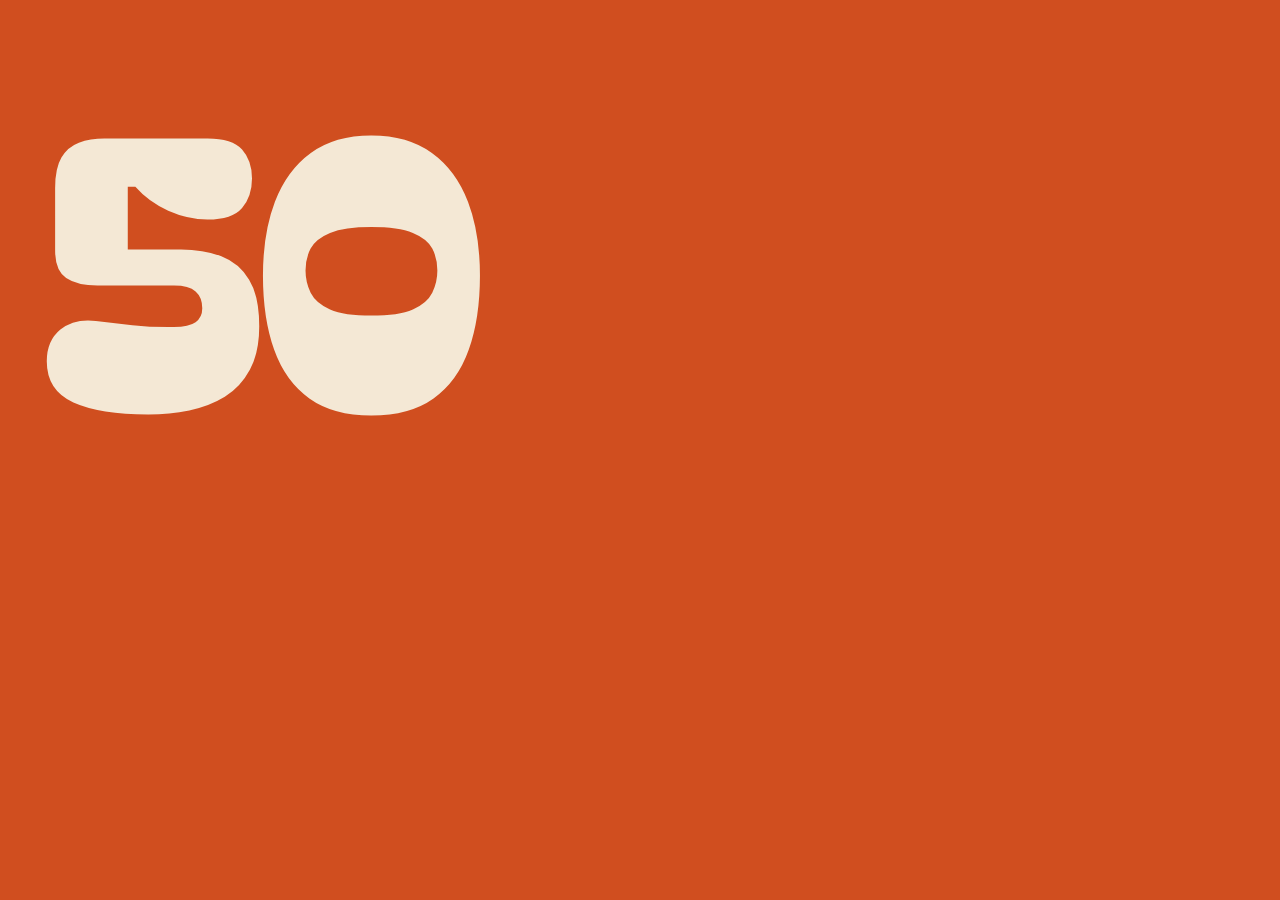
<file: tools/favicon.html>
<!doctype html>
<html lang="sv">
<head>
<meta charset="utf-8">
<title>Favicon</title>
<link rel="preconnect" href="https://fonts.googleapis.com">
<link rel="preconnect" href="https://fonts.gstatic.com" crossorigin>
<link rel="stylesheet" href="https://fonts.googleapis.com/css2?family=Bagel+Fat+One&display=swap">
<style>
  html, body { margin: 0; padding: 0; }
  body {
    width: 512px; height: 512px;
    background: #D04E1F;
    display: flex; align-items: center; justify-content: center;
    overflow: hidden;
  }
  .num {
    font-family: "Bagel Fat One", serif;
    font-size: 380px;
    line-height: 1;
    color: #F4E8D5;
    letter-spacing: -0.04em;
    transform: translateY(-2%);
  }
</style>
</head>
<body><div class="num">50</div></body>
</html>
</file>
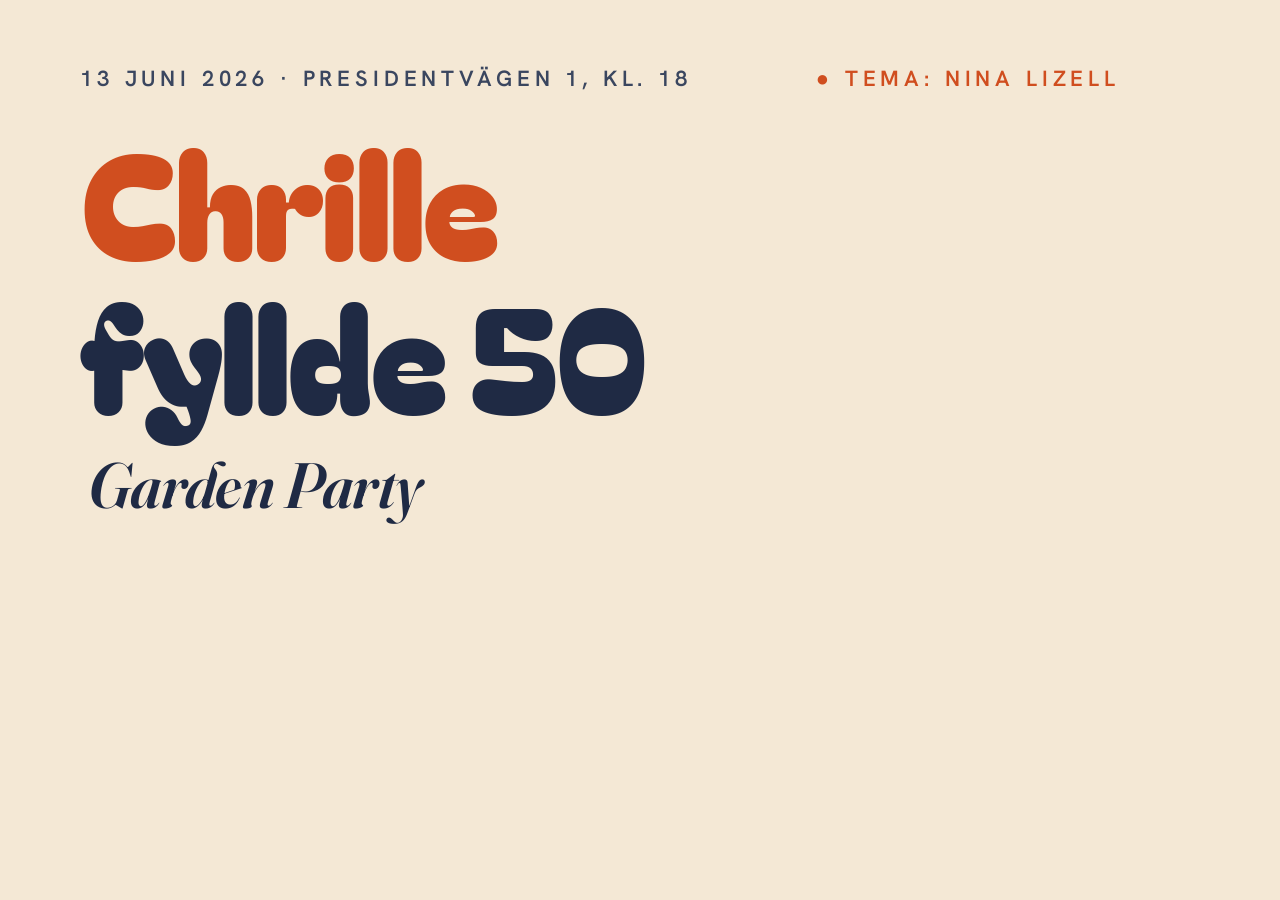
<file: tools/og.html>
<!doctype html>
<html lang="sv">
<head>
<meta charset="utf-8">
<title>OG image</title>
<link rel="preconnect" href="https://fonts.googleapis.com">
<link rel="preconnect" href="https://fonts.gstatic.com" crossorigin>
<link rel="stylesheet" href="https://fonts.googleapis.com/css2?family=Bagel+Fat+One&family=Fraunces:ital,opsz,wght@0,9..144,600;1,9..144,600&family=Hanken+Grotesk:wght@600&display=swap">
<style>
  html, body { margin: 0; padding: 0; }
  body {
    width: 1200px; height: 630px;
    background: #F4E8D5;
    color: #1F2A44;
    font-family: "Hanken Grotesk", sans-serif;
    overflow: hidden;
    position: relative;
  }
  .meta-top {
    position: absolute;
    left: 80px; right: 80px; top: 64px;
    font-size: 22px;
    font-weight: 600;
    letter-spacing: 0.22em;
    text-transform: uppercase;
    color: #3A465F;
    display: flex;
    justify-content: space-between;
  }
  .meta-top .accent { color: #D04E1F; }
  .meta-top .accent::before { content: "● "; }

  .stack { position: absolute; left: 80px; top: 124px; }
  .word {
    font-family: "Bagel Fat One", serif;
    font-size: 148px;
    line-height: 1;
    color: #D04E1F;
    letter-spacing: -0.02em;
    padding-bottom: 6px;
  }
  .sub {
    font-family: "Fraunces", serif;
    font-style: italic;
    font-weight: 600;
    font-size: 64px;
    font-variation-settings: "opsz" 144;
    color: #1F2A44;
    line-height: 1.1;
    margin: 18px 0 0 8px;
    letter-spacing: -0.01em;
  }
  .info {
    margin: 26px 0 0 8px;
    font-size: 22px;
    font-weight: 600;
    letter-spacing: 0.18em;
    text-transform: uppercase;
    color: #3A465F;
  }
</style>
</head>
<body>
  <div class="meta-top">
    <span>13 juni 2026 · Presidentvägen 1, kl. 18</span>
    <span class="accent">Tema: Nina Lizell</span>
  </div>

  <div class="stack">
    <div class="word">Chrille</div>
    <div class="word" style="color:#1F2A44;">fyllde 50</div>
    <div class="sub">Garden Party</div>
  </div>
</body>
</html>
</file>
